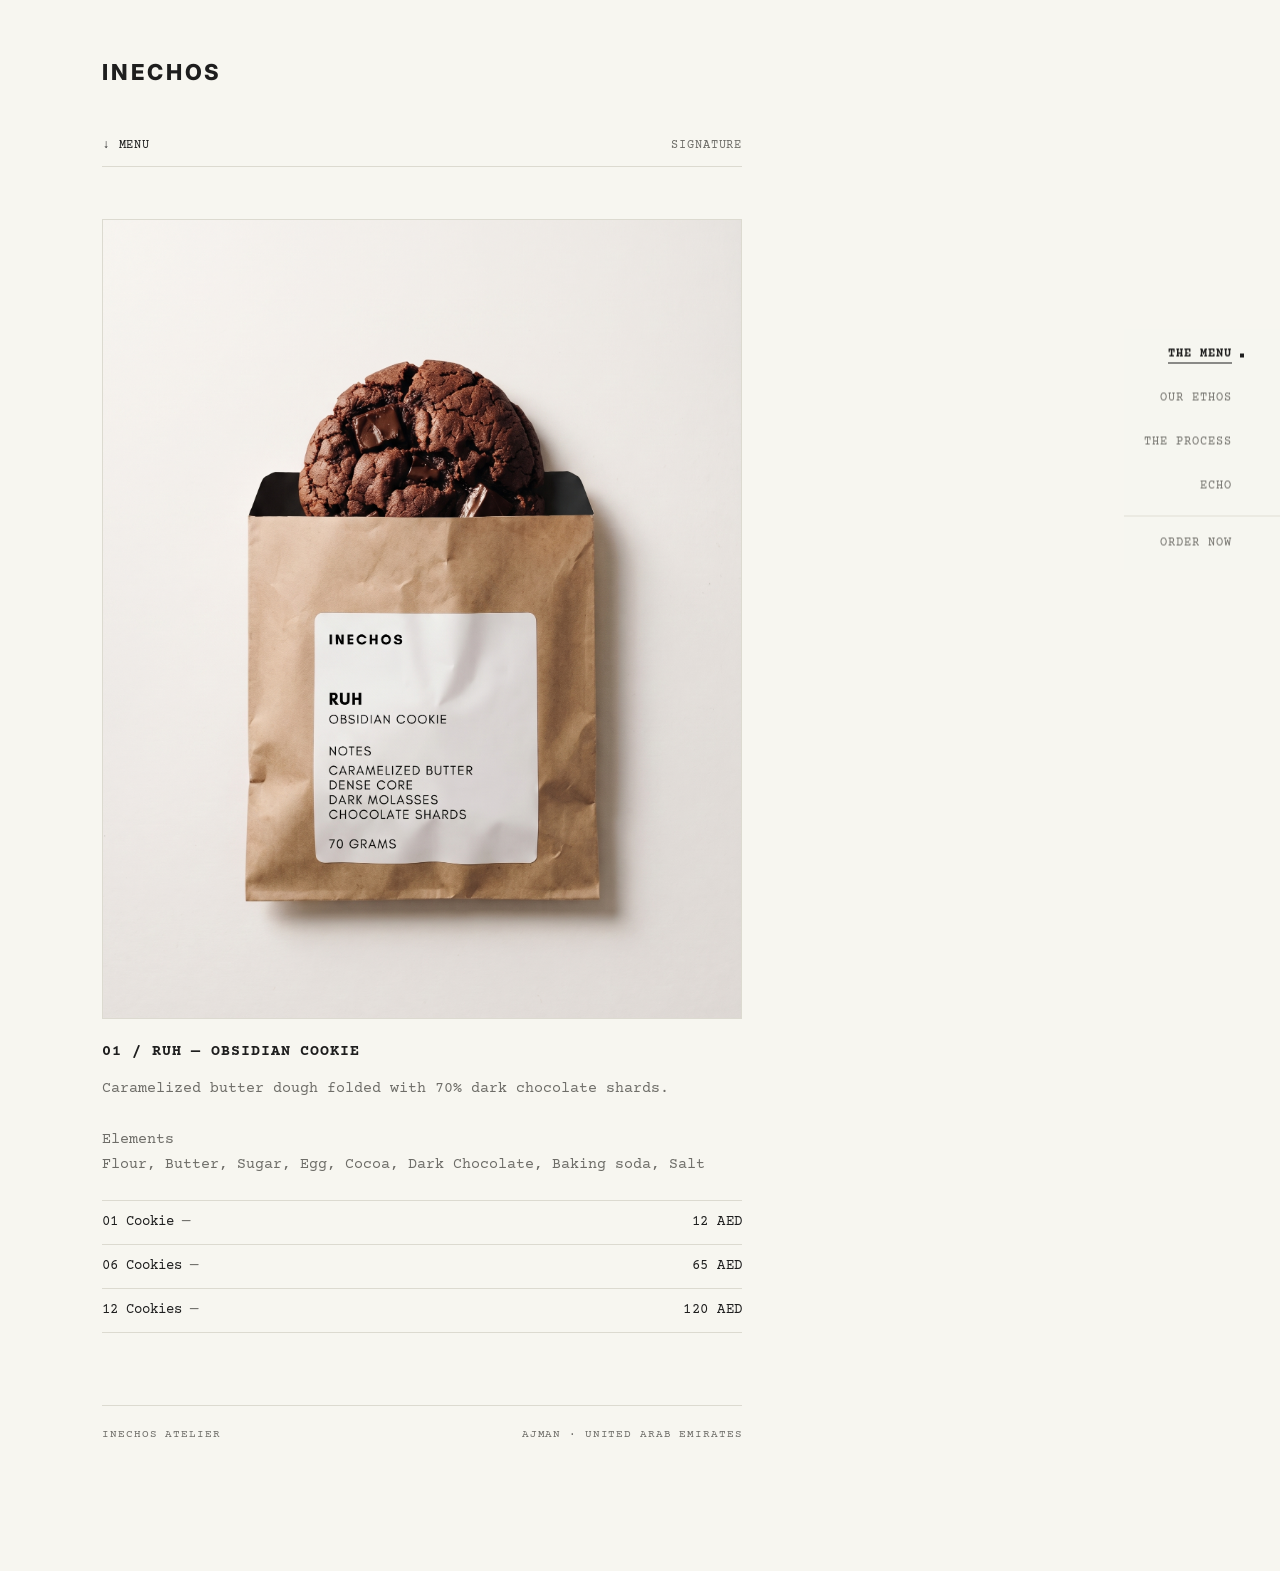
<file: index.html>
<!DOCTYPE html>
<html lang="en">
<head>
  <meta charset="UTF-8">
  <meta name="viewport" content="width=device-width, initial-scale=1.0">
  <title>INECHOS — The Menu</title>
  <meta name="description" content="INECHOS artisanal bakery — small-batch baked-to-order cookies crafted with measured restraint.">
  <meta property="og:title" content="INECHOS — The Menu">
  <meta property="og:description" content="Small-batch artisanal cookies baked to order.">
  <meta property="og:type" content="website">

  <!-- Google Fonts: Inter (800) for geometric brand mark, Courier Prime for editorial monospace -->
  <link rel="preconnect" href="https://fonts.googleapis.com">
  <link rel="preconnect" href="https://fonts.gstatic.com" crossorigin>
  <link href="https://fonts.googleapis.com/css2?family=Courier+Prime:ital,wght@0,400;0,700;1,400&family=Inter:wght@800&display=swap" rel="stylesheet">

  <link rel="stylesheet" href="style.css">
</head>
<body>
  <a href="#main-content" class="skip-link">Skip to content</a>

  <!-- Fixed Right-Hand Side Navigation Rail (Exactly 4 options) -->
  <nav class="side-rail-nav" aria-label="Primary Navigation">
    <ul class="rail-list">
      <li class="rail-item">
        <a href="index.html" class="rail-link is-active" data-page="index.html" aria-current="page">
          <span class="rail-label">THE MENU</span>
          <span class="rail-marker" aria-hidden="true"></span>
        </a>
      </li>
      <li class="rail-item">
        <a href="ethos.html" class="rail-link" data-page="ethos.html">
          <span class="rail-label">OUR ETHOS</span>
          <span class="rail-marker" aria-hidden="true"></span>
        </a>
      </li>
      <li class="rail-item">
        <a href="process.html" class="rail-link" data-page="process.html">
          <span class="rail-label">THE PROCESS</span>
          <span class="rail-marker" aria-hidden="true"></span>
        </a>
      </li>
      <li class="rail-item">
        <a href="echo.html" class="rail-link" data-page="echo.html">
          <span class="rail-label">ECHO</span>
          <span class="rail-marker" aria-hidden="true"></span>
        </a>
      </li>
      <li class="rail-item rail-item-order">
        <!-- Replace the phone number / catalog ID below with your live WhatsApp Business Catalog URL -->
        <a href="https://wa.me/c/971501935537" class="rail-link rail-link-external" target="_blank" rel="noopener noreferrer">
          <span class="rail-label">ORDER NOW</span>
          <span class="rail-marker" aria-hidden="true"></span>
        </a>
      </li>
    </ul>
  </nav>

  <div class="page-shell">
    <div class="editorial-column">
      <header class="site-header">
        <a href="index.html" class="brand-wordmark">INECHOS</a>
      </header>

      <main id="main-content">
        <div class="section-index">
          <h1 class="section-index-title">↓ MENU</h1>
          <span class="section-index-meta">SIGNATURE</span>
        </div>

        <section class="menu-list" aria-label="Cookie Menu">
          <!-- ===============================================================
               PRODUCT 01 — Duplicate this <article class="product-item"> block
               to add new seasonal or signature cookies to the menu.
               =============================================================== -->
          <article class="product-item">
            <figure class="media-frame">
              <img
                src="images/product-1.jpg"
                alt="01 / ROOH — Dark brown sugar and chocolate chunk cookie on ceramic stoneware"
                loading="eager"
                referrerpolicy="no-referrer"
              >
              <div class="media-fallback" aria-hidden="true">
                <span>INECHOS</span>
                <span>01 / ROOH</span>
              </div>
            </figure>

            <h2 class="product-title">01 / RUH — OBSIDIAN COOKIE</h2>

            <p class="product-description">
              Caramelized butter dough folded with 70% dark chocolate shards.
              <br>
              <br>Elements
              <br>Flour, Butter, Sugar, Egg, Cocoa, Dark Chocolate, Baking soda, Salt
            </p>

            <ul class="price-list" aria-label="01 ROOH Pricing">
              <li class="price-row">
                <span class="price-label">01 Cookie <span class="price-dash" aria-hidden="true">—</span></span>
                <span class="price-amount">12 AED</span>
              </li>
              <li class="price-row">
                <span class="price-label">06 Cookies <span class="price-dash" aria-hidden="true">—</span></span>
                <span class="price-amount">65 AED</span>
              </li>
              <li class="price-row">
                <span class="price-label">12 Cookies <span class="price-dash" aria-hidden="true">—</span></span>
                <span class="price-amount">120 AED</span>
              </li>

            </ul>
          </article>

          <!-- ===============================================================
               PRODUCT 02 — Duplicate this <article class="product-item"> block
               to add new seasonal or signature cookies to the menu.
               =============================================================== -->
               <!--
          <article class="product-item">
            <figure class="media-frame">
              <img
                src="images/product-2.jpg"
                alt="02 / SIYAH — Double cocoa obsidian cookie resting on pale limestone"
                loading="lazy"
                referrerpolicy="no-referrer"
              >
              <div class="media-fallback" aria-hidden="true">
                <span>INECHOS</span>
                <span>02 / SIYAH</span>
              </div>
            </figure>

            <h2 class="product-title">02 / SIYAH — DOUBLE COCOA OBSIDIAN COOKIE</h2>

            <p class="product-description">
              Deep Dutch-processed black cocoa dough enriched with single-origin chocolate shards, a whisper of toasted espresso, and mineral sea salt. Intense roasted cacao depth balanced by a dense, fudgy crumb.
            </p>

            <ul class="price-list" aria-label="02 SIYAH Pricing">
              <li class="price-row">
                <span class="price-label">1 Cookie <span class="price-dash" aria-hidden="true">—</span></span>
                <span class="price-amount">12 AED</span>
              </li>
              <li class="price-row">
                <span class="price-label">6 Cookies <span class="price-dash" aria-hidden="true">—</span></span>
                <span class="price-amount">65 AED</span>
              </li>
              <li class="price-row">
                <span class="price-label">12 Cookies <span class="price-dash" aria-hidden="true">—</span></span>
                <span class="price-amount">120 AED</span>
              </li>
            </ul>
          </article>
          -->

          <!-- ===============================================================
               ADD MORE PRODUCTS HERE:
               Copy either <article class="product-item">...</article> above,
               increment the number (03 / ...), and point src="images/product-3.jpg".
               =============================================================== -->
        </section>
      </main>

      <footer class="site-footer">
        <span>INECHOS ATELIER</span>
        <span>AJMAN · UNITED ARAB EMIRATES</span>
      </footer>
    </div>
  </div>

  <script src="apps.js" defer></script>
</body>
</html>
</file>
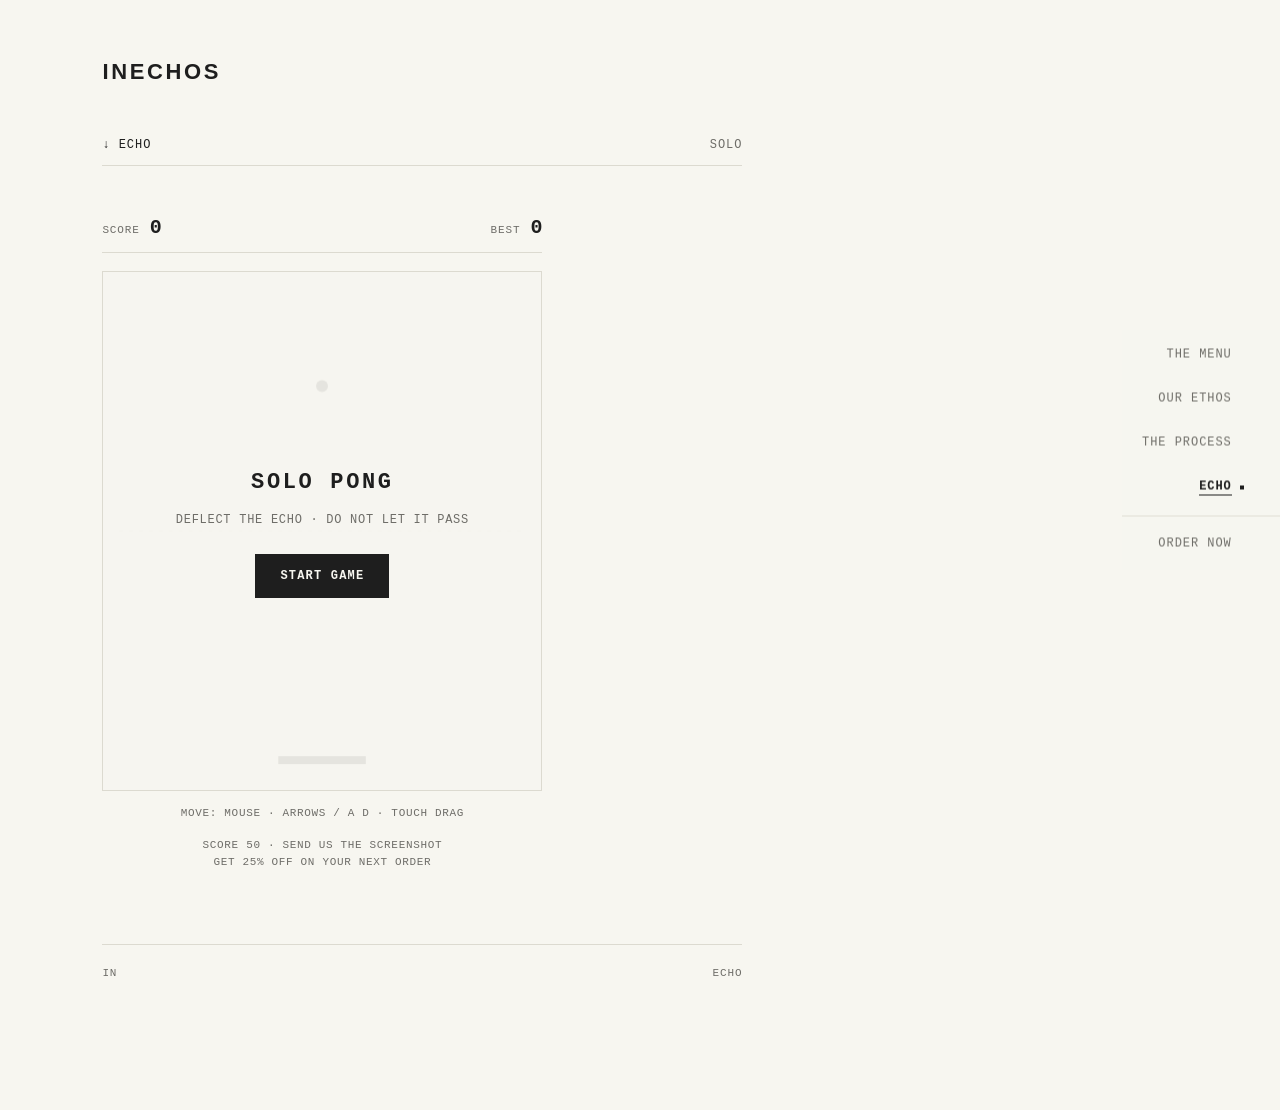
<file: echo.html>
<!DOCTYPE html>
<html lang="en">
<head>
  <meta charset="UTF-8">
  <meta name="viewport" content="width=device-width, initial-scale=1.0">
  <title>INECHOS — Echo</title>
  <meta name="description" content="INECHOS Echo — 100% offline Solo Pong mini-game.">
  <meta property="og:title" content="INECHOS — Echo">
  <meta property="og:description" content="Solo Pong offline study.">
  <meta property="og:type" content="website">

  <link rel="stylesheet" href="style.css">
  <style>
    /* ======================================================================
       Isolated Solo Pong Game Styles (wp-game-* prefix only)
       100% offline · Matches #F7F6F0 / #1E1E1E / #6E6D68 / #DCDAD0 palette
       ====================================================================== */
    .wp-game-section {
      display: block;
      width: 100%;
      max-width: min(440px, 58vh);
    }

    .wp-game-hud {
      display: flex;
      align-items: baseline;
      justify-content: space-between;
      gap: 16px;
      padding-bottom: 12px;
      margin-bottom: 18px;
      border-bottom: 1px solid #DCDAD0;
      font-family: 'Courier Prime', 'Space Mono', 'Courier New', monospace;
      font-variant-numeric: tabular-nums;
      text-transform: uppercase;
    }

    .wp-game-stat {
      display: flex;
      align-items: baseline;
      gap: 10px;
    }

    .wp-game-stat-label {
      font-size: 11px;
      letter-spacing: 0.08em;
      color: #6E6D68;
    }

    .wp-game-stat-value {
      font-size: 20px;
      font-weight: 700;
      line-height: 1;
      color: #1E1E1E;
      font-variant-numeric: tabular-nums;
    }

    .wp-game-stage {
      position: relative;
      width: 100%;
      aspect-ratio: 440 / 520;
      background-color: #F7F6F0;
      border: 1px solid #DCDAD0;
      overflow: hidden;
    }

    .wp-game-canvas {
      display: block;
      width: 100%;
      height: 100%;
      touch-action: none;
      cursor: crosshair;
    }

    .wp-game-overlay {
      position: absolute;
      inset: 0;
      display: flex;
      flex-direction: column;
      align-items: center;
      justify-content: center;
      padding: 24px;
      text-align: center;
      background-color: rgba(247, 246, 240, 0.92);
      font-family: 'Courier Prime', 'Space Mono', 'Courier New', monospace;
      transition: opacity 160ms cubic-bezier(0.16, 1, 0.3, 1);
    }

    .wp-game-overlay-hidden {
      opacity: 0;
      pointer-events: none;
    }

    .wp-game-overlay-title {
      margin: 0 0 10px 0;
      font-size: 22px;
      font-weight: 700;
      letter-spacing: 0.12em;
      text-transform: uppercase;
      color: #1E1E1E;
    }

    .wp-game-overlay-meta {
      margin: 0 0 24px 0;
      font-size: 12px;
      line-height: 1.6;
      letter-spacing: 0.06em;
      text-transform: uppercase;
      color: #6E6D68;
      font-variant-numeric: tabular-nums;
    }

    .wp-game-btn {
      appearance: none;
      min-height: 44px;
      padding: 11px 24px;
      background-color: #1E1E1E;
      color: #F7F6F0;
      border: 1px solid #1E1E1E;
      font-family: 'Courier Prime', 'Space Mono', 'Courier New', monospace;
      font-size: 12px;
      font-weight: 700;
      letter-spacing: 0.1em;
      text-transform: uppercase;
      cursor: pointer;
      transition: background-color 140ms ease, color 140ms ease;
    }

    .wp-game-btn:hover {
      background-color: #F7F6F0;
      color: #1E1E1E;
    }

    .wp-game-btn:focus-visible {
      outline: 2px solid #1E1E1E;
      outline-offset: 3px;
    }

    .wp-game-controls-hint {
      margin: 14px 0 0 0;
      font-family: 'Courier Prime', 'Space Mono', 'Courier New', monospace;
      font-size: 11px;
      line-height: 1.6;
      letter-spacing: 0.06em;
      text-transform: uppercase;
      color: #6E6D68;
      text-align: center;
    }
  </style>
</head>
<body data-state="title">
  <a href="#main-content" class="skip-link">Skip to content</a>

  <!-- Fixed Navigation Rail / Mobile Bottom Dock -->
  <nav class="side-rail-nav" aria-label="Primary Navigation">
    <ul class="rail-list">
      <li class="rail-item">
        <a href="index.html" class="rail-link" data-page="index.html">
          <span class="rail-label">THE MENU</span>
          <span class="rail-marker" aria-hidden="true"></span>
        </a>
      </li>
      <li class="rail-item">
        <a href="ethos.html" class="rail-link" data-page="ethos.html">
          <span class="rail-label">OUR ETHOS</span>
          <span class="rail-marker" aria-hidden="true"></span>
        </a>
      </li>
      <li class="rail-item">
        <a href="process.html" class="rail-link" data-page="process.html">
          <span class="rail-label">THE PROCESS</span>
          <span class="rail-marker" aria-hidden="true"></span>
        </a>
      </li>
      <li class="rail-item">
        <a href="echo.html" class="rail-link is-active" data-page="echo.html" aria-current="page">
          <span class="rail-label">ECHO</span>
          <span class="rail-marker" aria-hidden="true"></span>
        </a>
      </li>
      <li class="rail-item rail-item-order">
        <!-- Replace the phone number / catalog ID below with your live WhatsApp Business Catalog URL -->
        <a href="https://wa.me/c/971501935537" class="rail-link rail-link-external" target="_blank" rel="noopener noreferrer">
          <span class="rail-label">ORDER NOW</span>
          <span class="rail-marker" aria-hidden="true"></span>
        </a>
      </li>
    </ul>
  </nav>

  <div class="page-shell">
    <div class="editorial-column">
      <header class="site-header">
        <a href="index.html" class="brand-wordmark">INECHOS</a>
      </header>

      <main id="main-content">
        <div class="section-index">
          <h1 class="section-index-title">↓ ECHO</h1>
          <span class="section-index-meta">SOLO</span>
        </div>

        <section id="wp-game-section" class="wp-game-section" aria-label="Solo Pong Mini-Game">
          <div class="wp-game-hud">
            <div class="wp-game-stat">
              <span class="wp-game-stat-label">SCORE</span>
              <span id="wp-game-score" class="wp-game-stat-value">0</span>
            </div>
            <div class="wp-game-stat">
              <span class="wp-game-stat-label">BEST</span>
              <span id="wp-game-high-score" class="wp-game-stat-value">0</span>
            </div>
          </div>

          <div class="wp-game-stage">
            <canvas
              id="wp-game-canvas"
              class="wp-game-canvas"
              width="440"
              height="520"
              aria-label="Solo Pong playing canvas"
            ></canvas>

            <div id="wp-game-overlay" class="wp-game-overlay" role="dialog" aria-labelledby="wp-game-overlay-title">
              <h2 id="wp-game-overlay-title" class="wp-game-overlay-title">ECHO</h2>
              <p id="wp-game-overlay-meta" class="wp-game-overlay-meta">DEFLECT THE ECHO · DO NOT LET IT PASS</p>
              <button
                type="button"
                id="wp-game-start-btn"
                class="wp-game-btn"
                data-start="true"
              >
                START GAME
              </button>
            </div>
          </div>

          <p class="wp-game-controls-hint">
            MOVE: MOUSE · ARROWS / A D · TOUCH DRAG
          </p>
          <p class="wp-game-controls-hint">
            SCORE 50 · SEND US THE SCREENSHOT <br>GET 25% OFF ON YOUR NEXT ORDER
          </p>
        </section>
      </main>

      <footer class="site-footer">
        <span>IN</span>
        <span>ECHO</span>
      </footer>
    </div>
  </div>

  <script src="apps.js" defer></script>
  <script src="wp-game.js" defer></script>
</body>
</html>
</file>
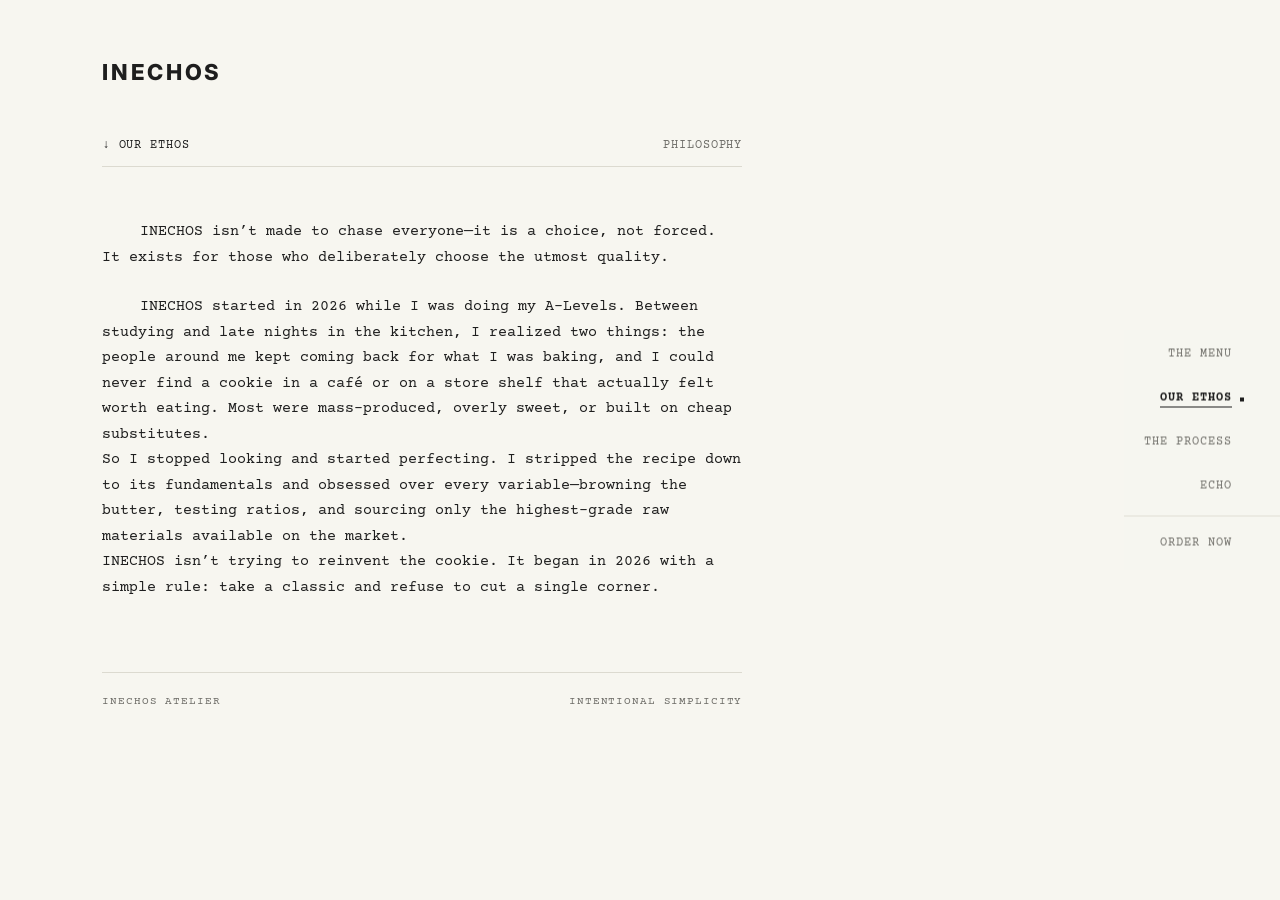
<file: ethos.html>
<!DOCTYPE html>
<html lang="en">
<head>
  <meta charset="UTF-8">
  <meta name="viewport" content="width=device-width, initial-scale=1.0">
  <title>INECHOS — Our Ethos</title>
  <meta name="description" content="INECHOS philosophy — restraint, pure ingredients, unhurried small-batch craft, and intentional simplicity.">
  <meta property="og:title" content="INECHOS — Our Ethos">
  <meta property="og:description" content="Restraint, pure ingredients, and unhurried small-batch craft.">
  <meta property="og:type" content="website">

  <!-- Google Fonts: Inter (800) for geometric brand mark, Courier Prime for editorial monospace -->
  <link rel="preconnect" href="https://fonts.googleapis.com">
  <link rel="preconnect" href="https://fonts.gstatic.com" crossorigin>
  <link href="https://fonts.googleapis.com/css2?family=Courier+Prime:ital,wght@0,400;0,700;1,400&family=Inter:wght@800&display=swap" rel="stylesheet">

  <link rel="stylesheet" href="style.css">
</head>
<body>
  <a href="#main-content" class="skip-link">Skip to content</a>

  <!-- Fixed Right-Hand Side Navigation Rail (Exactly 4 options) -->
  <nav class="side-rail-nav" aria-label="Primary Navigation">
    <ul class="rail-list">
      <li class="rail-item">
        <a href="index.html" class="rail-link" data-page="index.html">
          <span class="rail-label">THE MENU</span>
          <span class="rail-marker" aria-hidden="true"></span>
        </a>
      </li>
      <li class="rail-item">
        <a href="ethos.html" class="rail-link is-active" data-page="ethos.html" aria-current="page">
          <span class="rail-label">OUR ETHOS</span>
          <span class="rail-marker" aria-hidden="true"></span>
        </a>
      </li>
      <li class="rail-item">
        <a href="process.html" class="rail-link" data-page="process.html">
          <span class="rail-label">THE PROCESS</span>
          <span class="rail-marker" aria-hidden="true"></span>
        </a>
      </li>
      <li class="rail-item">
        <a href="echo.html" class="rail-link" data-page="echo.html">
          <span class="rail-label">ECHO</span>
          <span class="rail-marker" aria-hidden="true"></span>
        </a>
      </li>
      <li class="rail-item rail-item-order">
        <!-- Replace the phone number / catalog ID below with your live WhatsApp Business Catalog URL -->
        <a href="https://wa.me/c/971501935537" class="rail-link rail-link-external" target="_blank" rel="noopener noreferrer">
          <span class="rail-label">ORDER NOW</span>
          <span class="rail-marker" aria-hidden="true"></span>
        </a>
      </li>
    </ul>
  </nav>

  <div class="page-shell">
    <div class="editorial-column">
      <header class="site-header">
        <a href="index.html" class="brand-wordmark">INECHOS</a>
      </header>

      <main id="main-content">
        <div class="section-index">
          <h1 class="section-index-title">↓ OUR ETHOS</h1>
          <span class="section-index-meta">PHILOSOPHY</span>
        </div>

        <article class="editorial-prose" aria-label="Our Ethos">
          <p class="editorial-paragraph">
            INECHOS isn’t made to chase everyone—it is a choice, not forced. It exists for those who deliberately choose the utmost quality.
          </p>

          <p class="editorial-paragraph">
            INECHOS started in 2026 while I was doing my A-Levels. Between studying and late nights in the kitchen, I realized two things: the people around me kept coming back for what I was baking, and I could never find a cookie in a café or on a store shelf that actually felt worth eating. Most were mass-produced, overly sweet, or built on cheap substitutes.

            <br>So I stopped looking and started perfecting. I stripped the recipe down to its fundamentals and obsessed over every variable—browning the butter, testing ratios, and sourcing only the highest-grade raw materials available on the market.

            <br>INECHOS isn’t trying to reinvent the cookie. It began in 2026 with a simple rule: take a classic and refuse to cut a single corner.
            
          </p>
        </article>
        <!--
        <figure class="editorial-figure">
          <div class="media-frame media-frame-landscape">
            <img
              src="images/ethos-editorial.jpg"
              alt="INECHOS pastry atelier table with stone-milled flour, dark couverture chocolate blocks, linen cloth, and brass balance scale"
              loading="eager"
              referrerpolicy="no-referrer"
            >
            <div class="media-fallback" aria-hidden="true">
              <span>INECHOS</span>
              <span>ATELIER STUDY</span>
            </div>
          </div>
          <figcaption class="editorial-caption">
            ATELIER STUDY — STONE-MILLED FLOUR, 70% COUVERTURE &amp; GRAM SCALE
          </figcaption>
        </figure>
      -->
      </main>

      <footer class="site-footer">
        <span>INECHOS ATELIER</span>
        <span>INTENTIONAL SIMPLICITY</span>
      </footer>
    </div>
  </div>

  <script src="apps.js" defer></script>
</body>
</html>
</file>
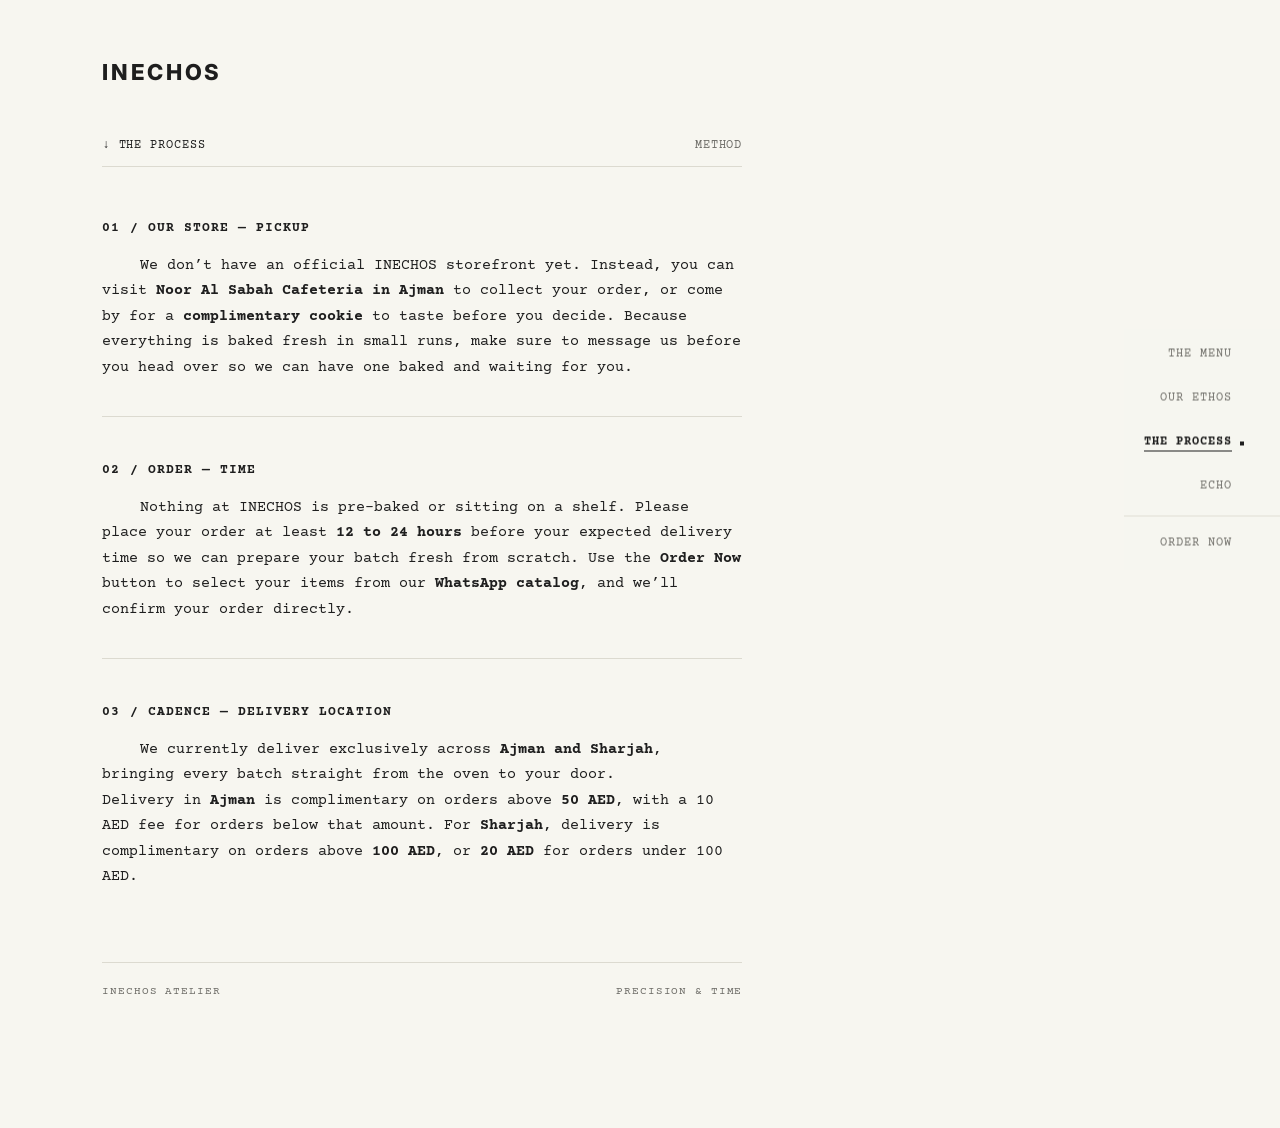
<file: process.html>
<!DOCTYPE html>
<html lang="en">
<head>
  <meta charset="UTF-8">
  <meta name="viewport" content="width=device-width, initial-scale=1.0">
  <title>INECHOS — The Process</title>
  <meta name="description" content="INECHOS method — gram-by-gram measurement, cold dough maturation, and baked-to-order batch scheduling.">
  <meta property="og:title" content="INECHOS — The Process">
  <meta property="og:description" content="Precision scaling, cold maturation, and baked-to-order cadence.">
  <meta property="og:type" content="website">

  <!-- Google Fonts: Inter (800) for geometric brand mark, Courier Prime for editorial monospace -->
  <link rel="preconnect" href="https://fonts.googleapis.com">
  <link rel="preconnect" href="https://fonts.gstatic.com" crossorigin>
  <link href="https://fonts.googleapis.com/css2?family=Courier+Prime:ital,wght@0,400;0,700;1,400&family=Inter:wght@800&display=swap" rel="stylesheet">

  <link rel="stylesheet" href="style.css">
</head>
<body>
  <a href="#main-content" class="skip-link">Skip to content</a>

  <!-- Fixed Right-Hand Side Navigation Rail (Exactly 4 options) -->
  <nav class="side-rail-nav" aria-label="Primary Navigation">
    <ul class="rail-list">
      <li class="rail-item">
        <a href="index.html" class="rail-link" data-page="index.html">
          <span class="rail-label">THE MENU</span>
          <span class="rail-marker" aria-hidden="true"></span>
        </a>
      </li>
      <li class="rail-item">
        <a href="ethos.html" class="rail-link" data-page="ethos.html">
          <span class="rail-label">OUR ETHOS</span>
          <span class="rail-marker" aria-hidden="true"></span>
        </a>
      </li>
      <li class="rail-item">
        <a href="process.html" class="rail-link is-active" data-page="process.html" aria-current="page">
          <span class="rail-label">THE PROCESS</span>
          <span class="rail-marker" aria-hidden="true"></span>
        </a>
      </li>
      <li class="rail-item">
        <a href="echo.html" class="rail-link" data-page="echo.html">
          <span class="rail-label">ECHO</span>
          <span class="rail-marker" aria-hidden="true"></span>
        </a>
      </li>
      <li class="rail-item rail-item-order">
        <!-- Replace the phone number / catalog ID below with your live WhatsApp Business Catalog URL -->
        <a href="https://wa.me/c/971501935537" class="rail-link rail-link-external" target="_blank" rel="noopener noreferrer">
          <span class="rail-label">ORDER NOW</span>
          <span class="rail-marker" aria-hidden="true"></span>
        </a>
      </li>
    </ul>
  </nav>

  <div class="page-shell">
    <div class="editorial-column">
      <header class="site-header">
        <a href="index.html" class="brand-wordmark">INECHOS</a>
      </header>

      <main id="main-content">
        <div class="section-index">
          <h1 class="section-index-title">↓ THE PROCESS</h1>
          <span class="section-index-meta">METHOD</span>
        </div>

        <div class="process-list">
          <section class="process-step" aria-labelledby="step-01">
            <h2 id="step-01" class="process-heading">01 / OUR STORE — PICKUP</h2>
            <p class="editorial-paragraph">
              We don’t have an official INECHOS storefront yet. Instead, you can visit <b>Noor Al Sabah Cafeteria in Ajman</b> to collect your order, or come by for a <b>complimentary cookie</b> to taste before you decide.

              Because everything is baked fresh in small runs, make sure to message us before you head over so we can have one baked and waiting for you.   
            </p>
          </section>

          <section class="process-step" aria-labelledby="step-02">
            <h2 id="step-02" class="process-heading">02 / ORDER — TIME</h2>
            <p class="editorial-paragraph">
              Nothing at INECHOS is pre-baked or sitting on a shelf. Please place your order at least <b>12 to 24 hours</b> before your expected delivery time so we can prepare your batch fresh from scratch.

              Use the <b>Order Now</b> button to select your items from our <b>WhatsApp catalog</b>, and we’ll confirm your order directly.
            </p>
          </section>
          <section class="process-step" aria-labelledby="step-03">
            <h2 id="step-03" class="process-heading">03 / CADENCE — DELIVERY LOCATION</h2>
            <p class="editorial-paragraph">
              We currently deliver exclusively across <b>Ajman and Sharjah</b>, bringing every batch straight from the oven to your door.
              <br>
              Delivery in <b>Ajman</b> is complimentary on orders above <b>50 AED</b>, with a 10 AED fee for orders below that amount. For <b>Sharjah</b>, delivery is complimentary on orders above <b>100 AED</b>, or <b>20 AED</b> for orders under 100 AED.
          </section>
        </div>
      </main>

      <footer class="site-footer">
        <span>INECHOS ATELIER</span>
        <span>PRECISION &amp; TIME</span>
      </footer>
    </div>
  </div>

  <script src="apps.js" defer></script>
</body>
</html>
</file>
<file: style.css>
/* ==========================================================================
   INECHOS — Editorial Bakery Lookbook Stylesheet
   Pure CSS3 · Mobile-First · Sharp 0px Geometry · High-Fashion Restraint
   ========================================================================== */

:root {
  --bg-paper: #F7F6F0;
  --bg-surface: #EFECE3;
  --ink-primary: #1E1E1E;
  --ink-muted: #6E6D68;
  --border-hairline: #DCDAD0;

  --font-brand: 'Inter', 'Helvetica Neue', Arial, sans-serif;
  --font-mono: 'Courier Prime', 'Space Mono', 'Courier New', monospace;

  --gutter-left: 20px;
  --gutter-right: 20px; /* Full-width mobile layout; side menu auto-hides on scroll/touch-hold */
  --measure-max: 620px;

  --ease-settle: cubic-bezier(0.16, 1, 0.3, 1);
  --transition-fast: 180ms;
}

/* Reset & Base — Strict 0px Radius */
*,
*::before,
*::after {
  box-sizing: border-box;
  border-radius: 0;
}

html {
  background-color: var(--bg-paper);
  color: var(--ink-primary);
  font-size: 16px;
  -webkit-text-size-adjust: 100%;
  scroll-behavior: smooth;
}

body {
  margin: 0;
  padding: 0;
  min-height: 100vh;
  background-color: var(--bg-paper);
  color: var(--ink-primary);
  font-family: var(--font-mono);
  font-size: 14px;
  line-height: 1.7;
  font-weight: 400;
  -webkit-font-smoothing: antialiased;
  -moz-osx-font-smoothing: grayscale;
  overflow-x: hidden;
  opacity: 1;
  transition: opacity var(--transition-fast) var(--ease-settle);
}

/* Smooth page transition states controlled by apps.js */
body.is-entering {
  opacity: 0;
}

body.is-leaving {
  opacity: 0;
}

@media (prefers-reduced-motion: reduce) {
  html {
    scroll-behavior: auto;
  }

  body,
  .side-rail-nav,
  .rail-link,
  .media-frame img {
    transition: none !important;
  }
}

/* Accessibility Skip Link */
.skip-link {
  position: absolute;
  left: -9999px;
  top: 0;
  background: var(--ink-primary);
  color: var(--bg-paper);
  font-family: var(--font-mono);
  font-size: 12px;
  padding: 10px 14px;
  text-decoration: none;
  z-index: 100;
}

.skip-link:focus {
  left: 16px;
  top: 16px;
}

/* ==========================================================================
   Main Editorial Wrapper
   Full-width symmetric margins on mobile; reserved right gutter on desktop
   ========================================================================== */

.page-shell {
  width: 100%;
  padding-top: 28px;
  padding-bottom: 88px;
  padding-left: var(--gutter-left);
  padding-right: var(--gutter-right);
}

.editorial-column {
  width: 100%;
  max-width: var(--measure-max);
  margin: 0;
}

/* ==========================================================================
   Top Header & Brand Wordmark
   ========================================================================== */

.site-header {
  margin-bottom: 36px;
}

.brand-wordmark {
  display: inline-block;
  font-family: var(--font-brand);
  font-weight: 800;
  font-size: 20px;
  line-height: 1.1;
  letter-spacing: 0.12em;
  text-transform: uppercase;
  color: var(--ink-primary);
  text-decoration: none;
  padding: 4px 0;
  transition: opacity var(--transition-fast) var(--ease-settle);
}

.brand-wordmark:hover {
  opacity: 0.65;
}

.brand-wordmark:focus-visible {
  outline: 1px solid var(--ink-primary);
  outline-offset: 4px;
}

/* ==========================================================================
   Section Sub-Header (Two-Column Index Line)
   ========================================================================== */

.section-index {
  display: flex;
  align-items: baseline;
  justify-content: space-between;
  gap: 16px;
  padding-bottom: 12px;
  margin-bottom: 40px;
  border-bottom: 1px solid var(--border-hairline);
  font-family: var(--font-mono);
  font-size: 12px;
  line-height: 1.4;
  letter-spacing: 0.08em;
  text-transform: uppercase;
}

.section-index-title {
  margin: 0;
  font-size: 12px;
  font-weight: 400;
  color: var(--ink-primary);
  white-space: nowrap;
}

.section-index-meta {
  color: var(--ink-muted);
  white-space: nowrap;
  text-align: right;
}

/* ==========================================================================
   Fixed Right-Hand Side Thumb Navigation Rail (All Devices)
   ========================================================================== */

.side-rail-nav {
  position: fixed;
  right: 0;
  top: 50%;
  transform: translate3d(0, -50%, 0);
  z-index: 50;
  background-color: transparent;
  padding: 0;
  transition: transform 240ms var(--ease-settle),
              opacity 200ms var(--ease-settle);
  will-change: transform, opacity;
}

/* Frosted glass translucent options container (nav > ul) */
.rail-list {
  list-style: none;
  margin: 0;
  padding: 6px 0;
  display: flex;
  flex-direction: column;
  align-items: flex-end;
  background-color: rgba(247, 246, 240, 0.72);
  -webkit-backdrop-filter: blur(18px) saturate(115%);
  backdrop-filter: blur(18px) saturate(115%);
  border-top: 1px solid rgba(220, 218, 208, 0.9);
  border-bottom: 1px solid rgba(220, 218, 208, 0.9);
  border-left: 1px solid rgba(220, 218, 208, 0.9);
}

.rail-item {
  margin: 0;
  padding: 0;
  width: 100%;
}

.rail-link {
  display: flex;
  align-items: center;
  justify-content: flex-end;
  gap: 8px;
  min-height: 44px;
  padding: 10px 16px 10px 16px;
  font-family: var(--font-mono);
  font-size: 11px;
  line-height: 1.2;
  letter-spacing: 0.06em;
  text-transform: uppercase;
  text-decoration: none;
  white-space: nowrap;
  color: rgba(30, 30, 30, 0.84);
  transition: color var(--transition-fast) var(--ease-settle),
              transform var(--transition-fast) var(--ease-settle);
}

.rail-link:hover {
  color: var(--ink-primary);
}

.rail-link:focus-visible {
  outline: 1px solid var(--ink-primary);
  outline-offset: -2px;
  color: var(--ink-primary);
}

.rail-link.is-tapped {
  transform: translateX(-2px);
}

.rail-label {
  position: relative;
  display: inline-block;
  padding-bottom: 2px;
}

/* Active Page State — crisp 1px architectural underline + sharp square marker */
.rail-link.is-active {
  color: var(--ink-primary);
  font-weight: 700;
}

.rail-link.is-active .rail-label::after {
  content: "";
  position: absolute;
  left: 0;
  right: 0;
  bottom: 0;
  height: 1px;
  background-color: var(--ink-primary);
}

.rail-marker {
  width: 4px;
  height: 4px;
  flex-shrink: 0;
  background-color: transparent;
}

.rail-link.is-active .rail-marker {
  background-color: var(--ink-primary);
}

/* Subtle separation for external Order Now action */
.rail-item-order {
  margin-top: 6px;
  padding-top: 6px;
  border-top: 1px solid rgba(220, 218, 208, 0.85);
}

.rail-link-external {
  color: var(--ink-primary);
}

/* ==========================================================================
   Menu Page — Product Listings
   ========================================================================== */

.menu-list {
  display: flex;
  flex-direction: column;
  gap: 64px;
}

.product-item {
  display: block;
}

.media-frame {
  position: relative;
  width: 100%;
  aspect-ratio: 4 / 5;
  background-color: var(--bg-surface);
  overflow: hidden;
  margin: 0 0 22px 0;
  border: 1px solid var(--border-hairline);
}

.media-frame-landscape {
  aspect-ratio: 4 / 3;
}

.media-frame img {
  display: block;
  width: 100%;
  height: 100%;
  object-fit: cover;
  object-position: center;
  transition: opacity 280ms var(--ease-settle);
}

/* Resilient fallback if image asset is missing */
.media-fallback {
  display: none;
  position: absolute;
  inset: 0;
  padding: 24px;
  flex-direction: column;
  justify-content: space-between;
  background-color: var(--bg-surface);
  color: var(--ink-muted);
  font-size: 12px;
  letter-spacing: 0.08em;
  text-transform: uppercase;
}

.media-frame.is-fallback img {
  display: none;
}

.media-frame.is-fallback .media-fallback {
  display: flex;
}

.product-title {
  margin: 0 0 12px 0;
  font-family: var(--font-mono);
  font-size: 14px;
  font-weight: 700;
  line-height: 1.5;
  letter-spacing: 0.06em;
  text-transform: uppercase;
  color: var(--ink-primary);
  font-variant-numeric: tabular-nums;
}

.product-description {
  margin: 0 0 22px 0;
  font-family: var(--font-mono);
  font-size: 14px;
  line-height: 1.7;
  color: var(--ink-muted);
}

/* Hairline-Separated Box Size & Price Breakdown */
.price-list {
  list-style: none;
  margin: 0;
  padding: 0;
  border-top: 1px solid var(--border-hairline);
  font-variant-numeric: tabular-nums;
}

.price-row {
  display: flex;
  align-items: baseline;
  justify-content: space-between;
  gap: 12px;
  padding: 11px 0;
  border-bottom: 1px solid var(--border-hairline);
  font-size: 13px;
  line-height: 1.5;
  color: var(--ink-primary);
}

.price-label {
  white-space: nowrap;
}

.price-dash {
  color: var(--ink-muted);
}

.price-amount {
  white-space: nowrap;
  font-variant-numeric: tabular-nums;
  letter-spacing: 0.03em;
}

/* ==========================================================================
   Ethos & Process Pages — Literary Editorial Prose
   ========================================================================== */

.editorial-prose {
  display: flex;
  flex-direction: column;
  gap: 24px;
}

.editorial-paragraph {
  margin: 0;
  text-indent: 2.5em;
  font-size: 14px;
  line-height: 1.7;
  color: var(--ink-primary);
}

.editorial-figure {
  margin: 48px 0 0 0;
}

.editorial-caption {
  margin: 12px 0 0 0;
  font-size: 11px;
  line-height: 1.6;
  letter-spacing: 0.07em;
  text-transform: uppercase;
  color: var(--ink-muted);
}

/* Process Sections */
.process-list {
  display: flex;
  flex-direction: column;
  gap: 44px;
}

.process-step {
  padding-bottom: 36px;
  border-bottom: 1px solid var(--border-hairline);
}

.process-step:last-child {
  border-bottom: none;
  padding-bottom: 0;
}

.process-heading {
  margin: 0 0 14px 0;
  font-size: 13px;
  font-weight: 700;
  line-height: 1.5;
  letter-spacing: 0.08em;
  text-transform: uppercase;
  color: var(--ink-primary);
  font-variant-numeric: tabular-nums;
}

.process-spec {
  margin-top: 16px;
  font-size: 12px;
  line-height: 1.6;
  letter-spacing: 0.05em;
  color: var(--ink-muted);
  font-variant-numeric: tabular-nums;
}

/* ==========================================================================
   Minimal Editorial Footer Colophon
   ========================================================================== */

.site-footer {
  margin-top: 72px;
  padding-top: 20px;
  border-top: 1px solid var(--border-hairline);
  display: flex;
  flex-wrap: wrap;
  justify-content: space-between;
  gap: 12px 24px;
  font-size: 11px;
  line-height: 1.6;
  letter-spacing: 0.08em;
  text-transform: uppercase;
  color: var(--ink-muted);
}

/* ==========================================================================
   Responsive Breakpoints (Mobile-First)
   ========================================================================== */

/* Mobile Bottom Frosted Bar (<= 767px) */
@media (max-width: 767px) {
  .page-shell {
    padding-bottom: 96px;
  }

  .side-rail-nav {
    top: auto;
    bottom: calc(14px + env(safe-area-inset-bottom, 0px));
    left: 12px;
    right: 12px;
    transform: translate3d(0, 0, 0);
  }

  .side-rail-nav.is-hidden-rail {
    transform: translate3d(0, calc(100% + 28px), 0);
    opacity: 0;
    pointer-events: none;
  }

  .rail-list {
    flex-direction: row;
    align-items: center;
    justify-content: space-between;
    width: 100%;
    max-width: 520px;
    margin: 0 auto;
    padding: 0 8px;
    border-radius: 16px;
    overflow: hidden;
    background-color: rgba(247, 246, 240, 0.76);
    -webkit-backdrop-filter: blur(44px) saturate(140%);
    backdrop-filter: blur(44px) saturate(140%);
    border: 1px solid rgba(220, 218, 208, 0.92);
  }

  .rail-item {
    width: auto;
    flex: 0 1 auto;
  }

  .rail-item-order {
    margin-top: 0;
    padding-top: 0;
    border-top: none;
    margin-left: 1px;
    padding-left: 6px;
    border-left: 1px solid rgba(220, 218, 208, 0.85);
  }

  .rail-link {
    justify-content: center;
    min-height: 46px;
    padding: 11px 2px;
    font-size: 8.8px;
    letter-spacing: 0.015em;
    gap: 3px;
  }

  .rail-link.is-tapped {
    transform: translateY(-2px);
  }
}

/* Slightly wider phones (390px - 639px) — full-width mobile reading column */
@media (min-width: 390px) and (max-width: 767px) {
  :root {
    --gutter-left: 24px;
    --gutter-right: 24px;
  }

  .side-rail-nav {
    left: 14px;
    right: 14px;
  }

  .rail-list {
    padding: 0 12px;
  }

  .rail-link {
    font-size: 9.5px;
    letter-spacing: 0.025em;
    padding: 11px 3px;
  }
}

/* Large phones / Small tablet (640px - 767px) — still full-width mobile layout */
@media (min-width: 640px) {
  :root {
    --gutter-left: 40px;
    --gutter-right: 40px;
  }

  body {
    font-size: 15px;
  }

  .page-shell {
    padding-top: 44px;
    padding-bottom: 112px;
  }

  .site-header {
    margin-bottom: 48px;
  }

  .brand-wordmark {
    font-size: 22px;
  }

  .section-index {
    margin-bottom: 52px;
  }

  .product-title {
    font-size: 15px;
  }

  .product-description,
  .editorial-paragraph {
    font-size: 15px;
  }

  .price-row {
    font-size: 14px;
  }
}

@media (min-width: 640px) and (max-width: 767px) {
  .side-rail-nav {
    left: 28px;
    right: 28px;
    bottom: calc(18px + env(safe-area-inset-bottom, 0px));
  }

  .rail-list {
    padding: 0 20px;
  }

  .rail-link {
    font-size: 11.5px;
    letter-spacing: 0.07em;
    padding: 13px 10px;
  }
}

/* Tablet & Small Desktop (768px+) — reserve right gutter for persistent rail */
@media (min-width: 768px) {
  :root {
    --gutter-left: 48px;
    --gutter-right: 204px;
  }

  .rail-list {
    background-color: rgba(247, 246, 240, 0.78);
    border: none;
    padding: 4px 0;
  }

  .rail-link {
    font-size: 12px;
    letter-spacing: 0.08em;
    color: var(--ink-muted);
    padding: 12px 28px 12px 18px;
  }
}

/* Desktop (1024px+) */
@media (min-width: 1024px) {
  :root {
    --gutter-left: clamp(64px, 8vw, 128px);
    --gutter-right: 240px;
    --measure-max: 640px;
  }

  .page-shell {
    padding-top: 56px;
    padding-bottom: 128px;
  }

  .editorial-column {
    margin-left: 0;
    margin-right: auto;
  }

  .menu-list {
    gap: 84px;
  }

  .rail-link {
    padding: 12px 36px 12px 20px;
  }
}
</file>
